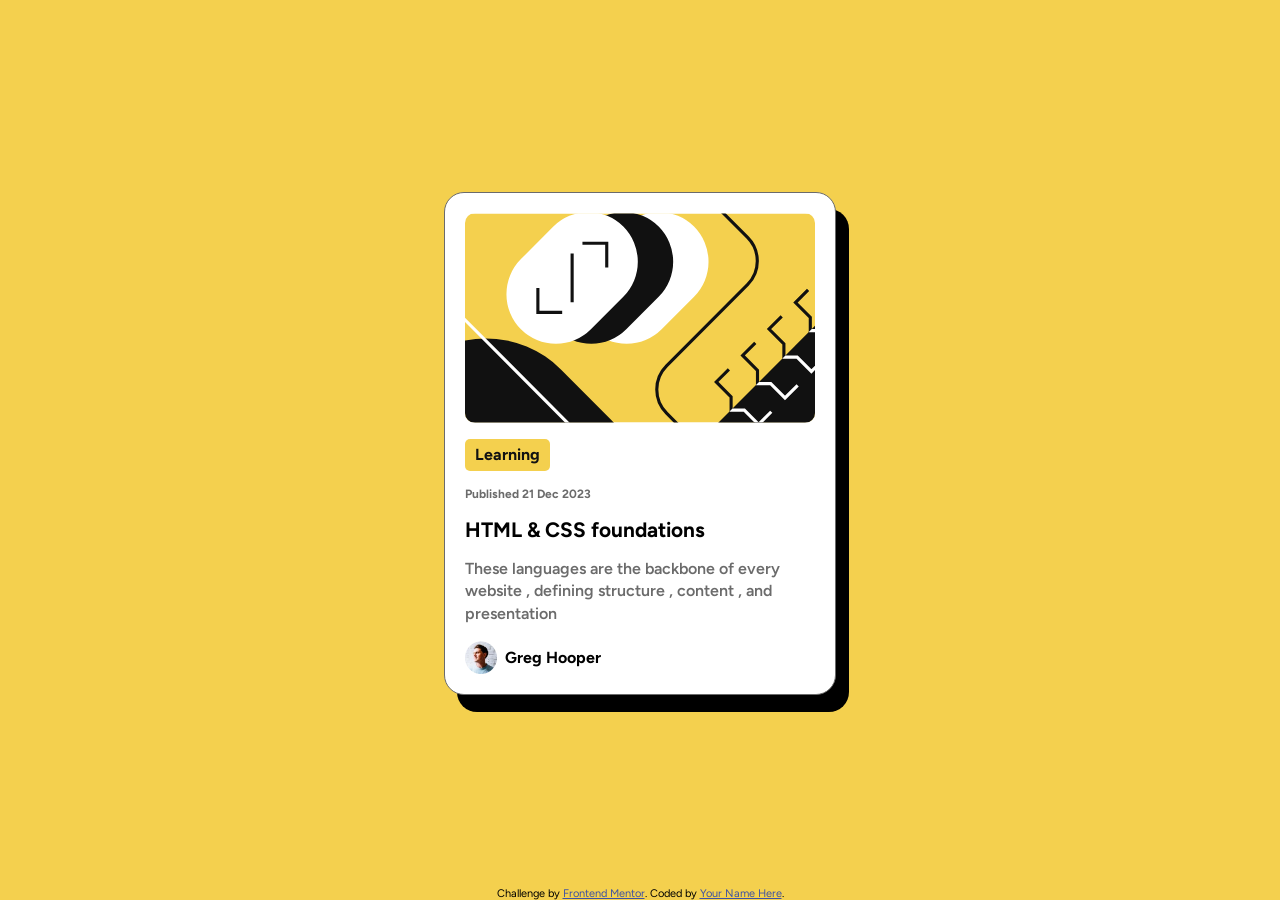
<file: blog-preview-card-main/index.html>
<!doctype html>
<html lang="en">
  <head>
    <meta charset="UTF-8" />
    <meta name="viewport" content="width=device-width, initial-scale=1.0" />
    <!-- displays site properly based on user's device -->
    <link
      rel="icon"
      type="image/png"
      sizes="32x32"
      href="./assets/images/favicon-32x32.png"
    />
    <link rel="stylesheet" href="style.css" />

    <title>Frontend Mentor | Blog preview card</title>

    <!-- Feel free to remove these styles or customise in your own stylesheet 👍 -->
    <style>
      .attribution {
        font-size: 11px;
        text-align: center;
      }
      .attribution a {
        color: hsl(228, 45%, 44%);
      }
    </style>
  </head>
  <body>
    <main class="container">
      <article class="card">
        <img src="./assets/images/illustration-article.svg" alt="" />
        <p class="badge">Learning</p>
        <span class="date">Published 21 Dec 2023</span>
        <h1>HTML & CSS foundations</h1>
        <p class="text">
          These languages are the backbone of every website , defining structure
          , content , and presentation
        </p>
        <span class="image-avatar"
          ><img src="assets/images/image-avatar.webp" alt="" /> Greg Hooper
        </span>
      </article>
    </main>
    <footer class="attribution">
      Challenge by
      <a href="https://www.frontendmentor.io?ref=challenge" target="_blank"
        >Frontend Mentor</a
      >. Coded by <a href="#">Your Name Here</a>.
    </footer>
  </body>
</html>
</file>
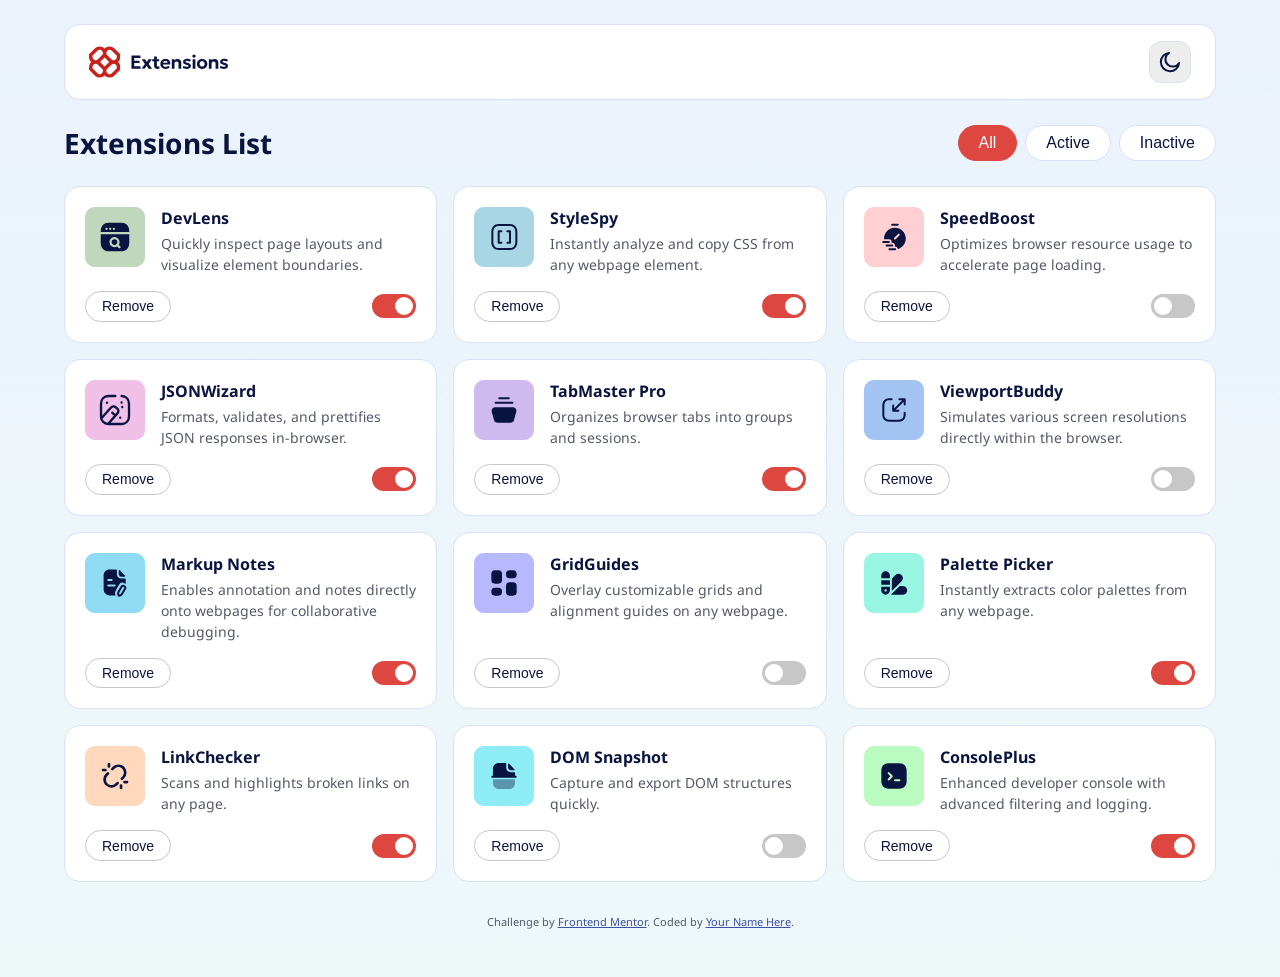
<file: browser-extensions-manager-ui-main/index.html>
<!DOCTYPE html>
<html lang="en" data-theme="light">
<head>
  <meta charset="UTF-8">
  <meta name="viewport" content="width=device-width, initial-scale=1.0">
  <link rel="icon" type="image/png" sizes="32x32" href="./assets/images/favicon-32x32.png">
  <title>Frontend Mentor | Browser extensions manager UI</title>
  <link rel="stylesheet" href="style.css">
</head>
<body>
  <div class="page">
    <header>
      <img src="./assets/images/logo.svg" alt="Logo" class="logo">
      <button class="theme-toggle" aria-label="Toggle theme">
        <img src="./assets/images/icon-moon.svg" alt="" class="icon-moon">
        <img src="./assets/images/icon-sun.svg" alt="" class="icon-sun">
      </button>
    </header>

    <main>
      <div class="top-bar">
        <h1>Extensions List</h1>
        <div class="filters">
          <button class="filter-btn active" data-filter="all">All</button>
          <button class="filter-btn" data-filter="active">Active</button>
          <button class="filter-btn" data-filter="inactive">Inactive</button>
        </div>
      </div>

      <div class="extensions-grid" id="extensions-grid"></div>
    </main>

    <div class="attribution">
      Challenge by <a href="https://www.frontendmentor.io?ref=challenge">Frontend Mentor</a>.
      Coded by <a href="#">Your Name Here</a>.
    </div>
  </div>

  <script src="script.js"></script>
</body>
</html>
</file>
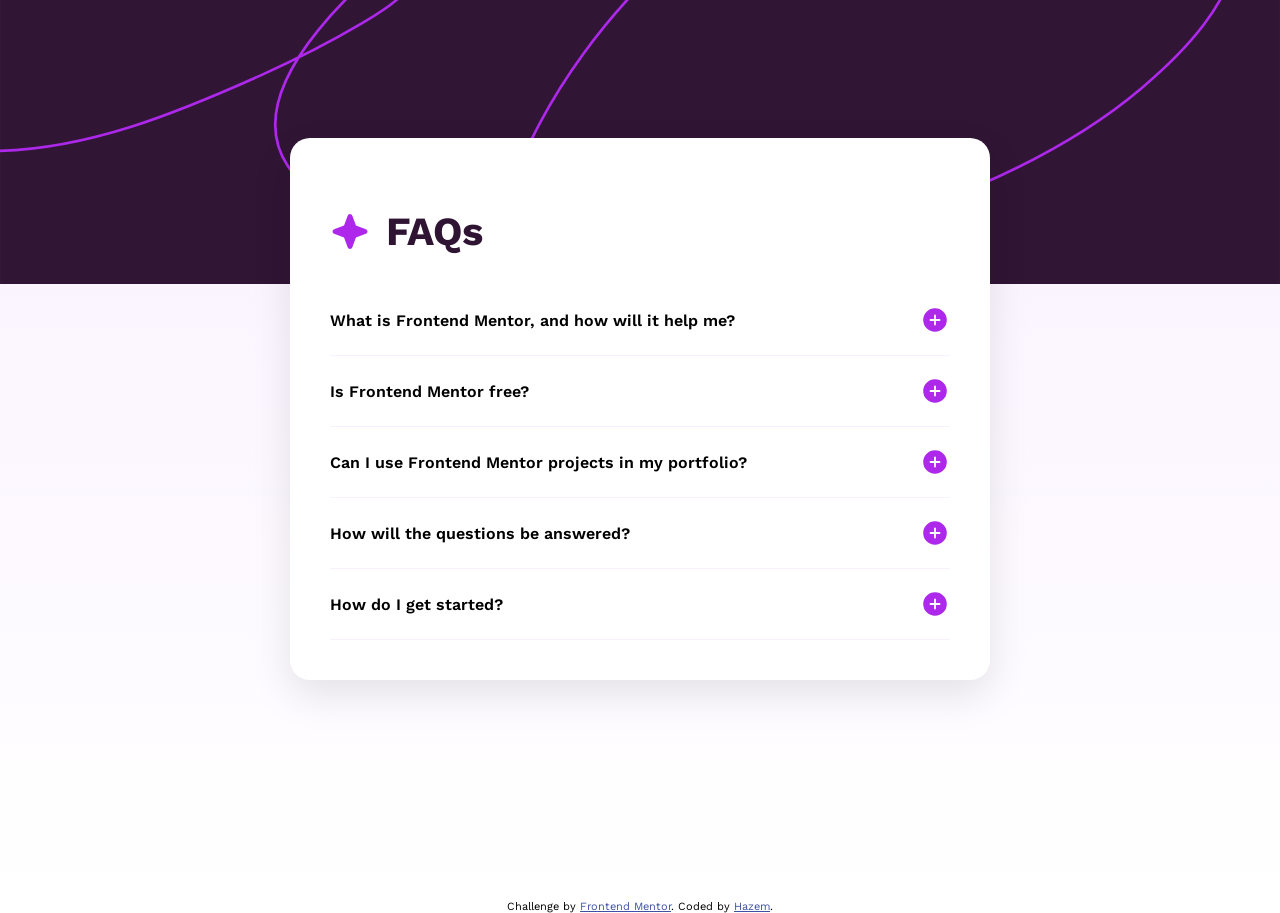
<file: faq-accordion-main/index.html>
<!doctype html>
<html lang="en">
  <head>
    <meta charset="UTF-8" />
    <meta name="viewport" content="width=device-width, initial-scale=1.0" />
    <!-- displays site properly based on user's device -->
    <link rel="stylesheet" href="style.css" />
    <link
      rel="icon"
      type="image/png"
      sizes="32x32"
      href="./assets/images/favicon-32x32.png"
    />

    <title>Frontend Mentor | FAQ accordion</title>

    <!-- Feel free to remove these styles or customise in your own stylesheet 👍 -->
    <style>
      .attribution {
        font-size: 11px;
        text-align: center;
      }
      .attribution a {
        color: hsl(228, 45%, 44%);
      }
    </style>
  </head>
  <body>
    <main class="container">
      <div class="img-section">
        <img src="assets/images/background-pattern-desktop.svg" alt="" />
      </div>
      <article class="accordion-card">
        <div class="accordion-header">
          <img src="assets/images/icon-star.svg" alt="" />
          <h1>FAQs</h1>
        </div>

        <div class="accordion-group">
          <!-- item 1 -->
          <section class="accordion-item">
            <button class="accordion-question">
              <h6 class="accordion-question__text">What is Frontend Mentor, and how will it help me?</h6>
              <img src="assets/images/icon-plus.svg" alt="" />
            </button>
            <div class="accordion-answer">
              <p class="accordion-answer__text">
                Frontend Mentor offers realistic coding challenges to help developers improve their
                frontend coding skills with projects in HTML, CSS, and JavaScript. It's suitable
                for all levels and ideal for portfolio building.
              </p>
            </div>
          </section>
          <!-- item 2 -->
          <section class="accordion-item">
            <button class="accordion-question">
              <h6 class="accordion-question__text">Is Frontend Mentor free?</h6>
              <img src="assets/images/icon-plus.svg" alt="" />
            </button>
            <div class="accordion-answer">
              <p class="accordion-answer__text">
                Yes, Frontend Mentor offers both free and premium challenges. The free challenges
                are a great way to get started and improve your skills without any cost.
              </p>
            </div>
          </section>
          <!-- item 3 -->
          <section class="accordion-item">
            <button class="accordion-question">
              <h6 class="accordion-question__text">Can I use Frontend Mentor projects in my portfolio?</h6>
              <img src="assets/images/icon-plus.svg" alt="" />
            </button>
            <div class="accordion-answer">
              <p class="accordion-answer__text">
                Yes, you can use your completed Frontend Mentor projects in your portfolio. We
                encourage you to showcase your work and share your solutions with the community.
              </p>
            </div>
          </section>
          <!-- item 4 -->
          <section class="accordion-item">
            <button class="accordion-question">
              <h6 class="accordion-question__text">How will the questions be answered?</h6>
              <img src="assets/images/icon-plus.svg" alt="" />
            </button>
            <div class="accordion-answer">
              <p class="accordion-answer__text">
                Our community is very active and helpful. You can ask questions in the #help
                channel on our Discord server, and other members will be happy to assist you.
              </p>
            </div>
          </section>
          <!-- item 5 -->
          <section class="accordion-item">
            <button class="accordion-question">
              <h6 class="accordion-question__text">How do I get started?</h6>
              <img src="assets/images/icon-plus.svg" alt="" />
            </button>
            <div class="accordion-answer">
              <p class="accordion-answer__text">
                Simply browse our challenges, pick one that interests you, download the starter
                files, and start coding! Once you're done, submit your solution and get feedback
                from the community.
              </p>
            </div>
          </section>
        </div>
      </article>
    </main>

    <footer class="attribution">
      Challenge by
      <a href="https://www.frontendmentor.io?ref=challenge" target="_blank"
        >Frontend Mentor</a
      >. Coded by <a href="#">Hazem</a>.
    </footer>
    <script src="script.js"></script>
  </body>
</html>
</file>
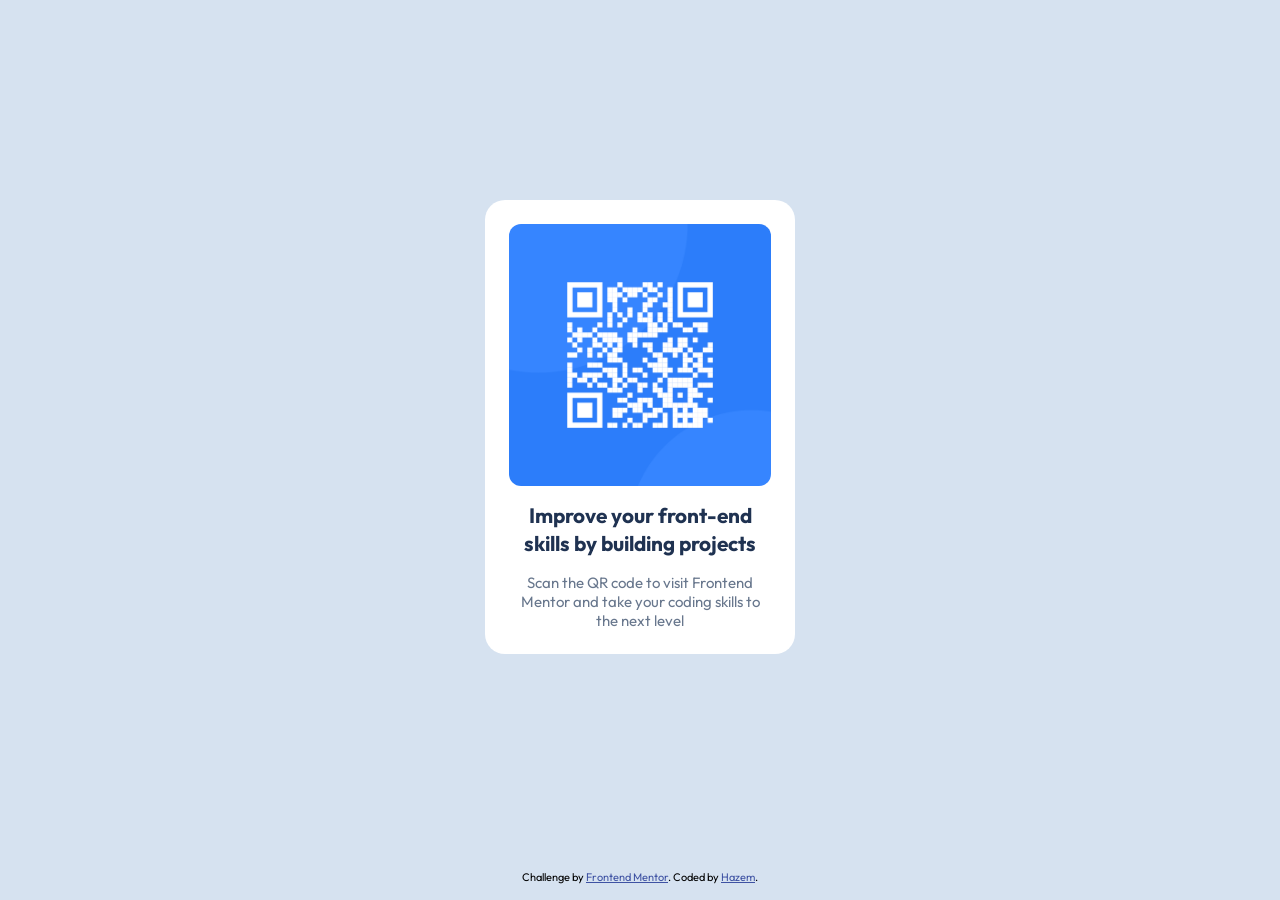
<file: qr-code-component-main/index.html>
<!doctype html>
<html lang="en">
  <head>
    <meta charset="UTF-8" />
    <meta name="viewport" content="width=device-width, initial-scale=1.0" />

    <link
      rel="icon"
      type="image/png"
      sizes="32x32"
      href="./images/favicon-32x32.png"
    />

    <title>Frontend Mentor | QR code component</title>

    <style>
      @import url("https://fonts.googleapis.com/css2?family=Outfit:wght@100..900&display=swap");

      * {
        padding: 0;
        margin: 0;
        box-sizing: border-box;
      }

      body {
        font-family: "Outfit", sans-serif;
        background-color: hsl(212, 45%, 89%);
        min-height: 100vh;
        display: flex;
        flex-direction: column;
      }

      .container {
        display: flex;
        justify-content: center;
        align-items: center;
        flex: 1;
      }

      .card {
        gap: 1rem;
        border-radius: 20px;
        padding: 24px;
        background-color: hsl(0, 0%, 100%);
        max-width: 310px;
        display: flex;
        justify-content: center;
        align-items: center;
        flex-direction: column;
        text-align: center;
      }

      .card > img {
        border-radius: 12px;
        width: 100%;
        max-width: 300px;
      }

      .card > p {
        color: hsl(216, 15%, 48%);
        font-weight: 400;
        font-size: 15px;
      }

      h2 {
        font-size: 1.3rem;
        color: hsl(218, 44%, 22%);
        line-height: 1.3;
      }

      .attribution {
        font-size: 11px;
        text-align: center;
        padding: 1rem;
      }

      .attribution a {
        color: hsl(228, 45%, 44%);
      }
    </style>
  </head>
  <body>
    <main class="container">
      <article class="card">
        <img
          src="./images/image-qr-code.png"
          alt="QR code linking to Frontend Mentor website"
          role="img"
        />
        <h2>Improve your front-end skills by building projects</h2>
        <p>
          Scan the QR code to visit Frontend Mentor and take your coding skills
          to the next level
        </p>
      </article>
    </main>

    <footer class="attribution">
      Challenge by
      <a href="https://www.frontendmentor.io?ref=challenge" target="_blank"
        >Frontend Mentor</a
      >. Coded by <a href="#">Hazem</a>.
    </footer>
  </body>
</html>
</file>
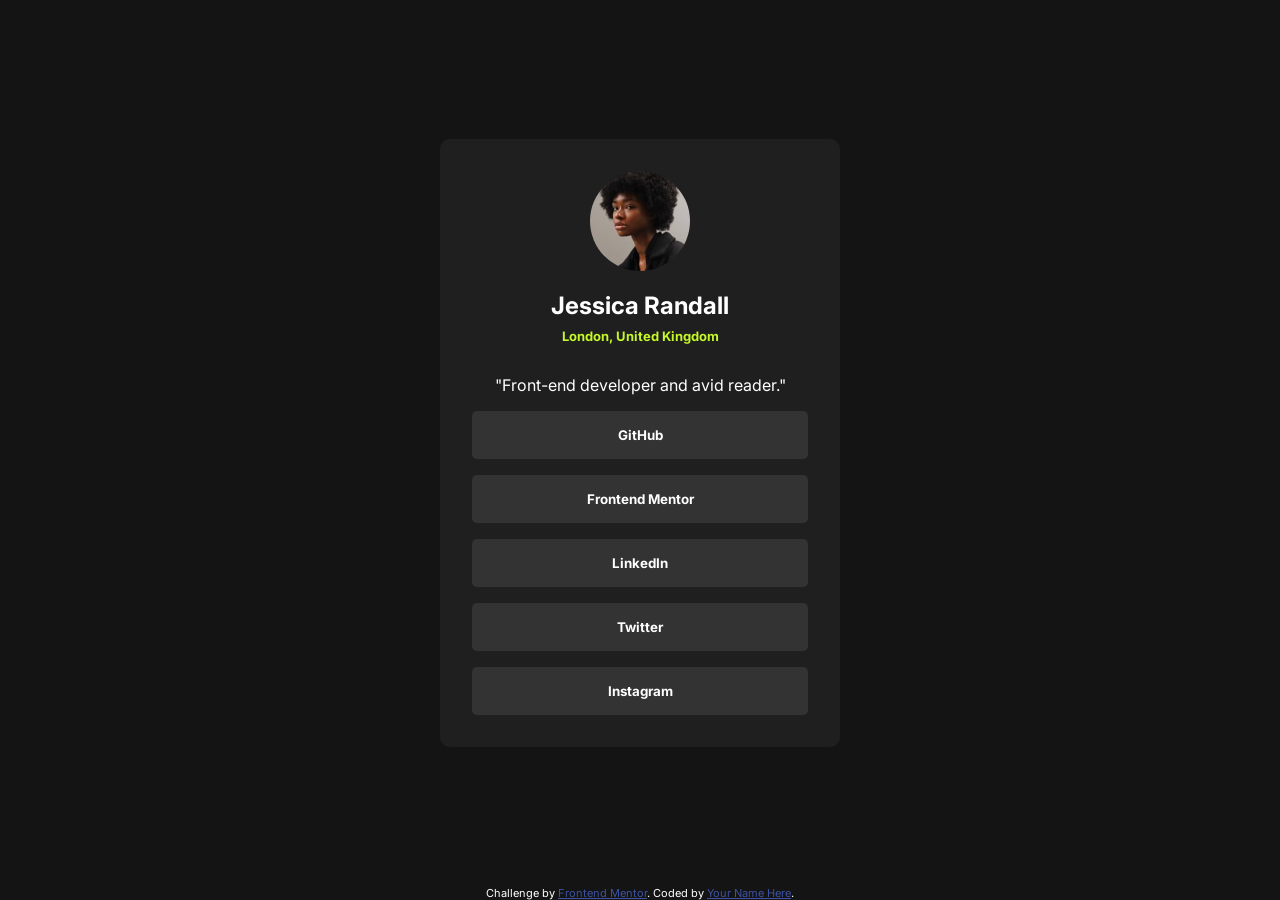
<file: social-links-profile-main/index.html>
<!doctype html>
<html lang="en">
  <head>
    <meta charset="UTF-8" />
    <meta name="viewport" content="width=device-width, initial-scale=1.0" />
    <!-- displays site properly based on user's device -->

    <link
      rel="icon"
      type="image/png"
      sizes="32x32"
      href="./assets/images/favicon-32x32.png"
    />

    <title>Frontend Mentor | Social links profile</title>

    <!-- Feel free to remove these styles or customise in your own stylesheet 👍 -->
    <style>
      .attribution {
        color: var(--white);
        font-size: 11px;
        text-align: center;
      }
      .attribution a {
        color: hsl(228, 45%, 44%);
      }
    </style>
    <link rel="stylesheet" href="style.css" />
  </head>
  <body>
    <main class="container">
      <article class="card">
        <img src="assets/images/avatar-jessica.jpeg" alt="" />
        <div class="title-group">
          <h1>Jessica Randall</h1>
          <h2>London, United Kingdom</h2>
        </div>
        <span>"Front-end developer and avid reader."</span>
        <div class="button-group">
          <button>GitHub</button>
          <button>Frontend Mentor</button>
          <button>LinkedIn</button>
          <button>Twitter</button>
          <button>Instagram</button>
        </div>
      </article>
    </main>

    <div class="attribution">
      Challenge by
      <a href="https://www.frontendmentor.io?ref=challenge" target="_blank"
        >Frontend Mentor</a
      >. Coded by <a href="#">Your Name Here</a>.
    </div>
  </body>
</html>
</file>
<file: blog-preview-card-main/style.css>
@import url("https://fonts.googleapis.com/css2?family=Figtree:ital,wght@0,300..900;1,300..900&display=swap");

* {
  padding: 0;
  margin: 0;
  box-sizing: border-box;
}
:root {
  --yellow: hsl(47, 88%, 63%);
  --black: hsl(0, 0%, 7%);
  --gray: hsl(0, 0%, 42%);
  --white: hsl(0, 0%, 100%);
}
body {
  background-color: var(--yellow);
  display: flex;
  flex-direction: column;
  min-height: 100vh;
  font-family: "Figtree", sans-serif;
}

.container {
  display: flex;
  justify-content: center;
  align-items: center;
  flex: 1;
}

.card {
  box-shadow: 13px 17px 0px 0px rgb(0 0 0);
  border: 0.5px solid var(--gray);
  padding: 20px;
  gap: 1rem;
  max-width: 400px;
  border-radius: 20px;
  display: flex;
  justify-content: center;
  align-items: center;
  flex-direction: column;
  background-color: var(--white);
}

.card > img {
  width: 100%;
  border-radius: 10px;
}

.badge {
  align-self: flex-start;
  border-radius: 5px;
  font-weight: 700;
  text-align: left;
  color: hsl(0, 0%, 7%);
  padding: 5px 10px;
  background-color: var(--yellow);
}
.date {
  align-self: flex-start;
  font-size: 12px;
  font-weight: 700;
  color: var(--gray);
}

h1 {
  cursor: pointer;
  transition: color ease-in-out 150ms;
  align-self: flex-start;
  font-size: 1.3rem;
}
h1:hover {
  color: var(--yellow);
}
p {
  font-weight: 600;
  line-height: 1.4rem;
  max-width: 350px;
  align-self: flex-start;
  font-size: 16px;
  color: var(--gray);
}
.image-avatar {
  align-self: flex-start;
  display: flex;
  align-items: center;
  gap: 0.5rem;
  font-weight: 700;
}
.image-avatar > img {
  width: 2rem;
}
</file>
<file: browser-extensions-manager-ui-main/style.css>
@font-face {
  font-family: 'Noto Sans';
  src: url('./assets/fonts/NotoSans-VariableFont_wdth,wght.ttf') format('truetype');
  font-weight: 100 900;
}

*, *::before, *::after { box-sizing: border-box; margin: 0; padding: 0; }

:root {
  --neutral-900: hsl(227, 75%, 14%);
  --neutral-800: hsl(226, 25%, 17%);
  --neutral-700: hsl(225, 23%, 24%);
  --neutral-600: hsl(226, 11%, 37%);
  --neutral-300: hsl(0, 0%, 78%);
  --neutral-200: hsl(217, 61%, 90%);
  --neutral-100: hsl(0, 0%, 93%);
  --neutral-0: hsl(200, 60%, 99%);
  --red-400: hsl(3, 86%, 64%);
  --red-500: hsl(3, 71%, 56%);
  --red-700: hsl(3, 77%, 44%);
}

[data-theme="light"] {
  --bg: linear-gradient(180deg, #EBF2FC 0%, #EEF8F9 100%);
  --header-bg: #fff;
  --header-border: var(--neutral-200);
  --card-bg: #fff;
  --card-border: var(--neutral-200);
  --text-primary: var(--neutral-900);
  --text-secondary: var(--neutral-600);
  --filter-btn-bg: #fff;
  --filter-btn-border: var(--neutral-200);
  --filter-btn-active-bg: var(--red-500);
  --filter-btn-active-color: #fff;
  --filter-btn-active-border: var(--red-500);
  --remove-btn-border: var(--neutral-300);
  --remove-btn-color: var(--neutral-900);
  --remove-btn-hover-bg: var(--red-500);
  --remove-btn-hover-color: #fff;
  --remove-btn-hover-border: var(--red-500);
  --toggle-bg-off: var(--neutral-300);
  --toggle-bg-on: var(--red-500);
  --theme-btn-bg: var(--neutral-100);
  --theme-btn-hover: var(--neutral-200);
}

[data-theme="dark"] {
  --bg: linear-gradient(180deg, #040918 0%, #091540 100%);
  --header-bg: var(--neutral-800);
  --header-border: var(--neutral-700);
  --card-bg: var(--neutral-800);
  --card-border: var(--neutral-700);
  --text-primary: #fff;
  --text-secondary: var(--neutral-300);
  --filter-btn-bg: var(--neutral-700);
  --filter-btn-border: var(--neutral-700);
  --filter-btn-active-bg: var(--red-500);
  --filter-btn-active-color: #fff;
  --filter-btn-active-border: var(--red-500);
  --remove-btn-border: var(--neutral-600);
  --remove-btn-color: #fff;
  --remove-btn-hover-bg: var(--red-500);
  --remove-btn-hover-color: #fff;
  --remove-btn-hover-border: var(--red-500);
  --toggle-bg-off: var(--neutral-600);
  --toggle-bg-on: var(--red-500);
  --theme-btn-bg: var(--neutral-700);
  --theme-btn-hover: var(--neutral-600);
}

body {
  font-family: 'Noto Sans', sans-serif;
  font-size: 16px;
  background: var(--bg);
  min-height: 100vh;
  color: var(--text-primary);
}

.page {
  max-width: 1200px;
  margin: 0 auto;
  padding: 0 1.5rem 3rem;
}

/* Header */
header {
  display: flex;
  align-items: center;
  justify-content: space-between;
  background: var(--header-bg);
  border: 1px solid var(--header-border);
  border-radius: 1rem;
  padding: 1rem 1.5rem;
  margin: 1.5rem 0;
}

.logo { height: 32px; }

[data-theme="dark"] .logo { filter: brightness(0) invert(1); }

.theme-toggle {
  width: 42px;
  height: 42px;
  border-radius: 0.75rem;
  border: 1px solid var(--header-border);
  background: var(--theme-btn-bg);
  cursor: pointer;
  display: flex;
  align-items: center;
  justify-content: center;
  transition: background 0.2s;
}

.theme-toggle:hover { background: var(--theme-btn-hover); }

[data-theme="light"] .icon-sun,
[data-theme="dark"] .icon-moon { display: none; }
[data-theme="light"] .icon-moon,
[data-theme="dark"] .icon-sun { display: block; }

/* Top bar */
.top-bar {
  display: flex;
  align-items: center;
  justify-content: space-between;
  flex-wrap: wrap;
  gap: 1rem;
  margin-bottom: 1.5rem;
}

h1 { font-size: 1.75rem; font-weight: 700; }

.filters { display: flex; gap: 0.5rem; }

.filter-btn {
  padding: 0.5rem 1.25rem;
  border-radius: 2rem;
  border: 1px solid var(--filter-btn-border);
  background: var(--filter-btn-bg);
  color: var(--text-primary);
  font-size: 1rem;
  font-weight: 500;
  cursor: pointer;
  transition: background 0.2s, color 0.2s, border-color 0.2s;
}

.filter-btn:hover:not(.active) {
  border-color: var(--red-500);
  color: var(--red-500);
}

.filter-btn.active {
  background: var(--filter-btn-active-bg);
  color: var(--filter-btn-active-color);
  border-color: var(--filter-btn-active-border);
}

/* Grid */
.extensions-grid {
  display: grid;
  grid-template-columns: repeat(3, 1fr);
  gap: 1rem;
}

/* Card */
.card {
  background: var(--card-bg);
  border: 1px solid var(--card-border);
  border-radius: 1rem;
  padding: 1.25rem;
  display: flex;
  flex-direction: column;
  gap: 1rem;
}

.card-top {
  display: flex;
  gap: 1rem;
}

.card-logo {
  width: 60px;
  height: 60px;
  flex-shrink: 0;
}

.card-info { flex: 1; }

.card-name {
  font-size: 1rem;
  font-weight: 700;
  margin-bottom: 0.25rem;
}

.card-desc {
  font-size: 0.875rem;
  color: var(--text-secondary);
  line-height: 1.5;
}

.card-bottom {
  display: flex;
  align-items: center;
  justify-content: space-between;
  margin-top: auto;
}

/* Remove button */
.remove-btn {
  padding: 0.4rem 1rem;
  border-radius: 2rem;
  border: 1px solid var(--remove-btn-border);
  background: transparent;
  color: var(--remove-btn-color);
  font-size: 0.875rem;
  font-weight: 500;
  cursor: pointer;
  transition: background 0.2s, color 0.2s, border-color 0.2s;
}

.remove-btn:hover {
  background: var(--remove-btn-hover-bg);
  color: var(--remove-btn-hover-color);
  border-color: var(--remove-btn-hover-border);
}

/* Toggle switch */
.toggle {
  position: relative;
  width: 44px;
  height: 24px;
  flex-shrink: 0;
}

.toggle input { opacity: 0; width: 0; height: 0; }

.toggle-slider {
  position: absolute;
  inset: 0;
  background: var(--toggle-bg-off);
  border-radius: 2rem;
  cursor: pointer;
  transition: background 0.2s;
}

.toggle-slider::before {
  content: '';
  position: absolute;
  width: 18px;
  height: 18px;
  left: 3px;
  top: 3px;
  background: #fff;
  border-radius: 50%;
  transition: transform 0.2s;
}

.toggle input:checked + .toggle-slider { background: var(--toggle-bg-on); }
.toggle input:checked + .toggle-slider::before { transform: translateX(20px); }

.toggle input:focus-visible + .toggle-slider {
  outline: 2px solid var(--red-500);
  outline-offset: 2px;
}

/* Attribution */
.attribution {
  font-size: 11px;
  text-align: center;
  margin-top: 2rem;
  color: var(--text-secondary);
}

.attribution a { color: hsl(228, 45%, 44%); }

/* Responsive */
@media (max-width: 900px) {
  .extensions-grid { grid-template-columns: repeat(2, 1fr); }
}

@media (max-width: 600px) {
  .extensions-grid { grid-template-columns: 1fr; }
  h1 { font-size: 1.4rem; }
  .top-bar { flex-direction: column; align-items: flex-start; }
}
</file>
<file: faq-accordion-main/style.css>
@import url("https://fonts.googleapis.com/css2?family=Work+Sans:ital,wght@0,100..900;1,100..900&display=swap");

:root {
  --white: hsl(0, 100%, 100%);
  --purple-100: hsl(275, 100%, 97%);
  --purple-600: hsl(292, 16%, 49%);
  --purple-950: hsl(292, 42%, 14%);
}
* {
  padding: 0;
  margin: 0;
  box-sizing: border-box;
  font-family: "Work Sans";
}

.img-section > img {
  width: 100%;
}

.container {
  background: linear-gradient(
    180deg,
    hsl(275, 100%, 97%) 0%,
    hsl(0, 100%, 100%) 100%
  );
  min-height: 100vh;
}

.accordion-card {
  border-radius: 20px;
  position: relative;
  color: var(--purple-950);
  margin: -150px auto;
  background-color: var(--white);
  padding: 40px;
  width: 700px;
  display: flex;
  justify-content: center;
  align-items: center;
  flex-direction: column;
  box-shadow: 0 16px 40px rgba(0, 0, 0, 0.1);
}

.accordion-card > .accordion-header {
  display: flex;
  justify-content: center;
  align-items: center;
  align-self: flex-start;
  padding-block: 30px;
}

.accordion-header h1 {
  font-size: 40px;
  font-weight: 700;
  margin-left: 1rem;
}

.accordion-group {
  width: 100%;
  display: flex;
  flex-direction: column;
  gap: 0;
}

.accordion-group > section {
  border-bottom: 1px solid var(--purple-100);
  padding-block: 20px;
}

.accordion-question {
  background-color: transparent;
  border: none;
  width: 100%;
  display: flex;
  align-items: center;
  justify-content: space-between;
  cursor: pointer;
  padding: 0;
}

.accordion-question:hover .accordion-question__text {
  color: var(--purple-600);
}

.accordion-question:focus-visible {
  outline: 2px solid var(--purple-600);
  outline-offset: 2px;
}

.accordion-question__text {
  font-size: 1rem;
  font-weight: 600;
  text-align: left;
  flex: 1;
  transition: color 0.2s ease;
}

.accordion-question img {
  width: 30px;
  height: 30px;
  flex-shrink: 0;
  transition: transform 0.3s ease;
}

.accordion-question.active img {
  transform: rotate(180deg);
}

.accordion-answer {
  display: grid;
  grid-template-rows: 0fr;
  transition:
    grid-template-rows 0.4s ease,
    margin-top 0.4s ease;
  margin-top: 0;
}

.accordion-answer > p {
  overflow: hidden;
}

.accordion-answer.active {
  grid-template-rows: 1fr;
  margin-top: 20px;
}

.accordion-answer__text {
  font-size: 1rem;
  font-weight: 400;
  color: var(--purple-600);
  line-height: 1.6;
  opacity: 0;
  transition: opacity 0.3s ease;
}

.accordion-answer.active .accordion-answer__text {
  opacity: 1;
  transition-delay: 0.35s;
}

@media (max-width: 768px) {
  .accordion-card {
    width: 90%;
    padding: 24px;
    margin: -80px auto;
  }

  .accordion-header h1 {
    font-size: 32px;
  }

  .accordion-question__text {
    font-size: 0.95rem;
  }

  .accordion-answer__text {
    font-size: 0.95rem;
  }
}
</file>
<file: social-links-profile-main/style.css>
@import url("https://fonts.googleapis.com/css2?family=Inter:ital,opsz,wght@0,14..32,100..900;1,14..32,100..900&display=swap");
* {
  font-family: "Inter", sans-serif;

  padding: 0;
  margin: 0;
  box-sizing: border-box;
}

:root {
  --green: hsl(75, 94%, 57%);
  --white: hsl(0, 0%, 100%);
  --grey-700: hsl(0, 0%, 20%);
  --grey-800: hsl(0, 0%, 12%);
  --grey-900: hsl(0, 0%, 8%);
}

body {
  font-family: "Inter", sans-serif;
  min-height: 100vh;
  display: flex;
  justify-content: center;
  flex-direction: column;
  background-color: var(--grey-900);
}

.container {
  display: flex;
  justify-content: center;
  align-items: center;
  flex: 1;
}
.card {
  border-radius: 10px;
  min-width: 400px;
  padding: 2rem;
  background-color: var(--grey-800);
  display: flex;
  justify-content: center;
  align-items: center;
  flex-direction: column;
}

.card img {
  margin-bottom: 20px;
  width: 100px;
  border-radius: 50%;
}
.card h1 {
  font-size: x-large;
  color: var(--white);
}
.card h2 {
  font-size: small;
  color: var(--green);
}
.title-group {
  display: flex;
  flex-direction: column;
  align-items: center;
  gap: 0.5rem;
  margin-bottom: 15px;
}

.card > span {
  font-weight: 400;
  margin-block: 1rem;
  color: var(--white);
}

.button-group > button {
  font-weight: 700;
  width: 100%;
  color: var(--white);
  background-color: var(--grey-700);
  appearance: none;
  padding: 1rem;
  border: none;
  border-radius: 5px;
  transition: all 200ms ease-in-out;
}

.button-group > button:hover {
  color: var(--grey-900);
  cursor: pointer;
  background-color: var(--green);
}
.card > .button-group {
  display: flex;
  gap: 1rem;
  width: 100%;
  justify-content: center;
  align-items: center;
  flex-direction: column;
}
</file>
